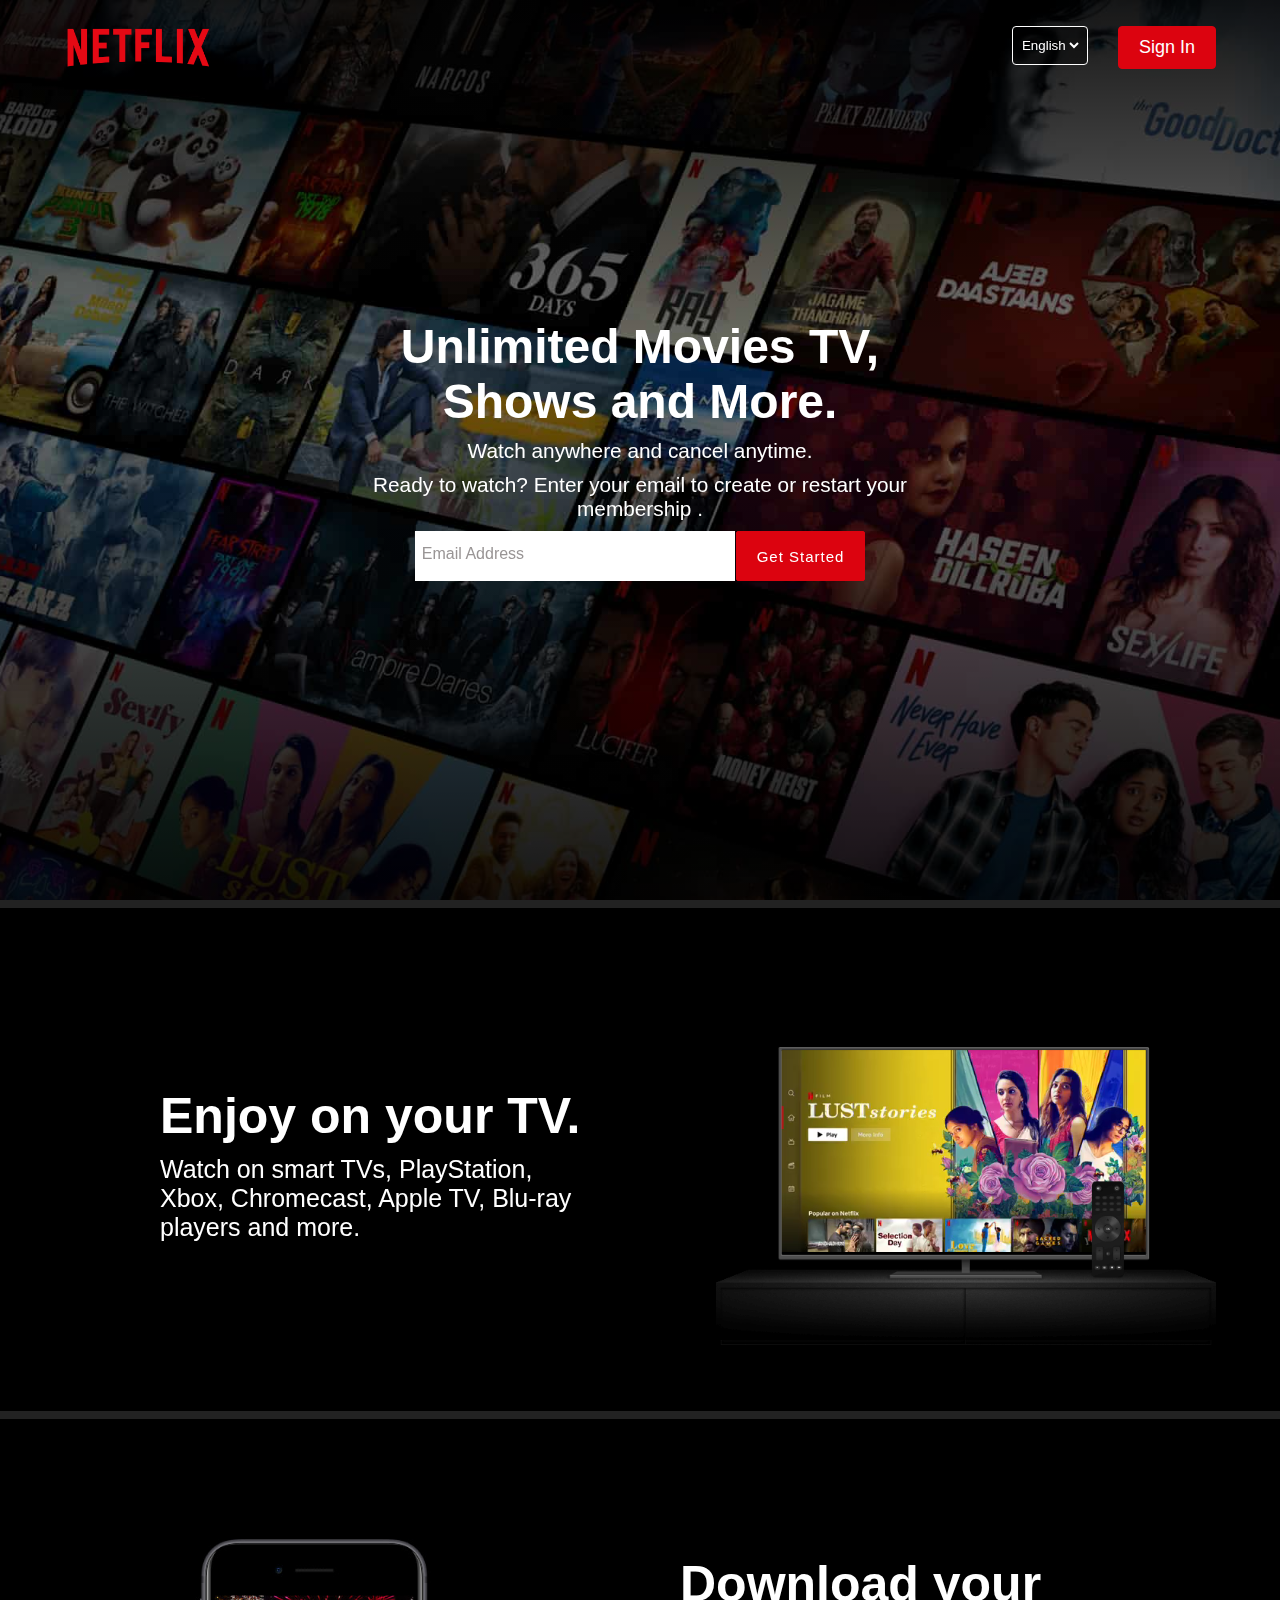
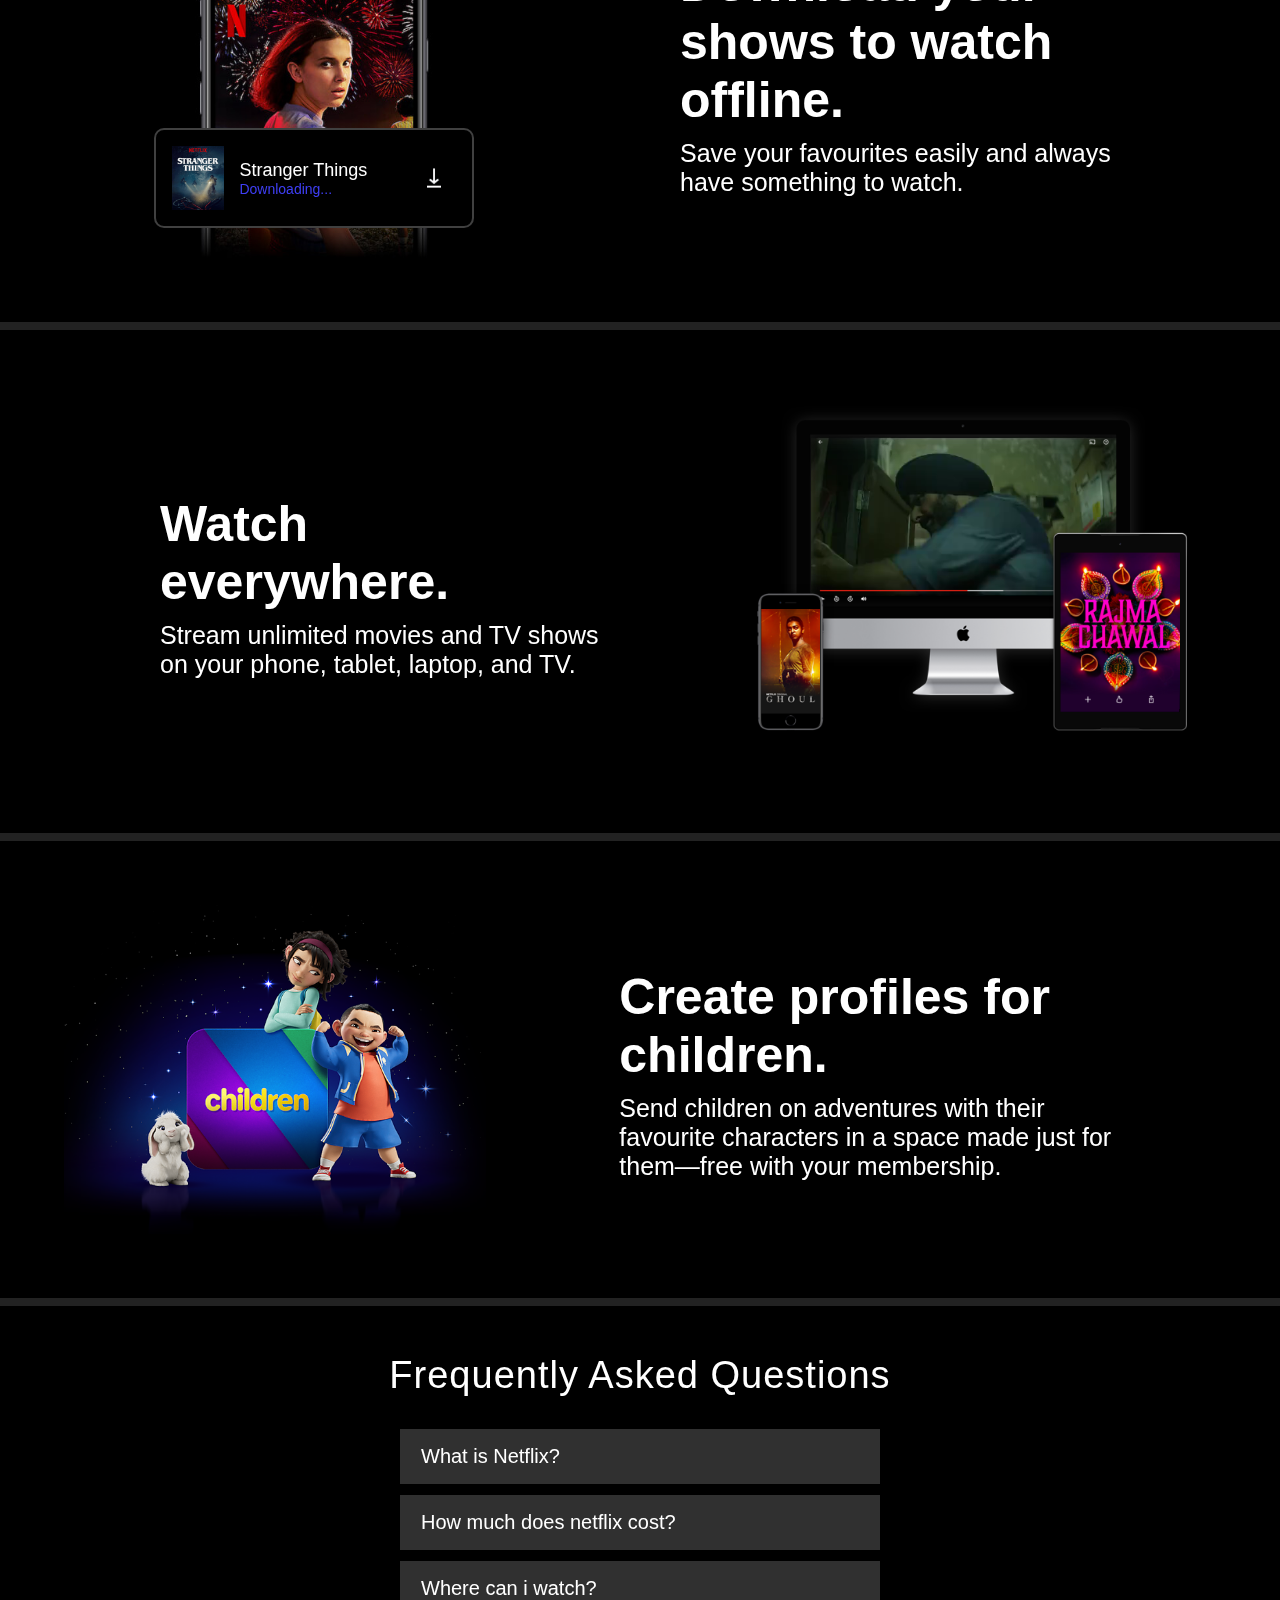
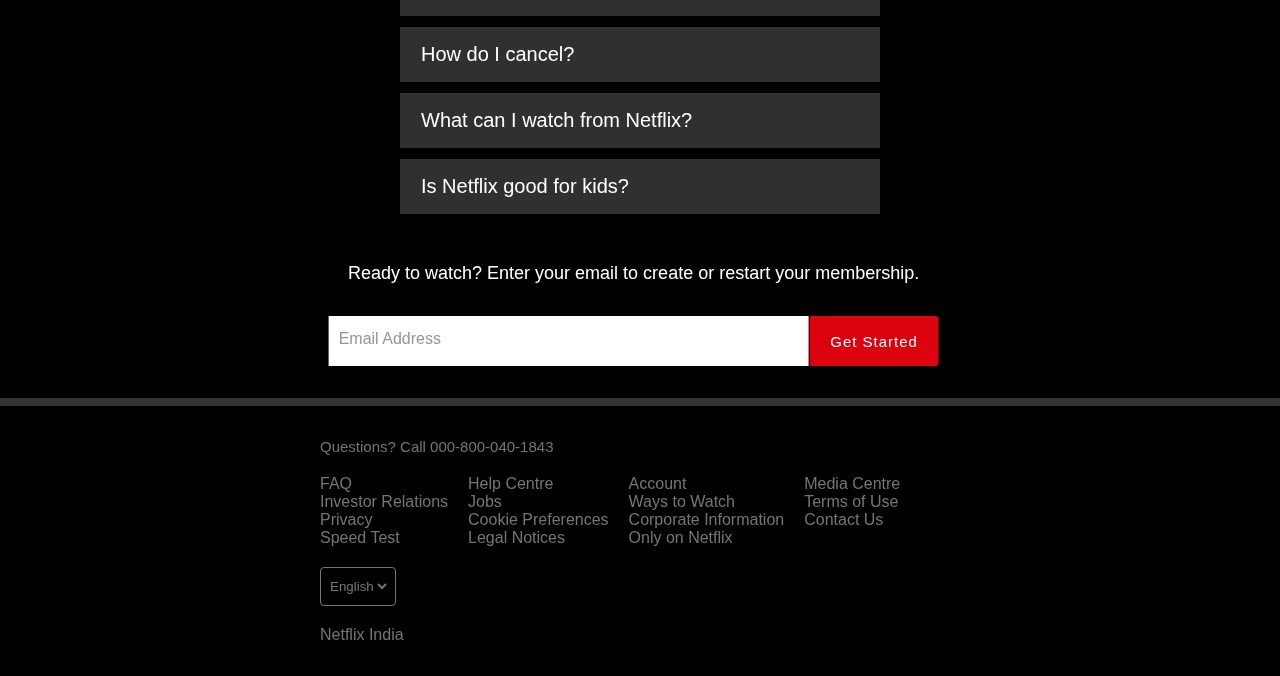
<file: Netflix Clone/index.html>
<html>
  <head>
    <meta name="description" content="Hello this is Clone of Netflix Homepage!." />
    <meta name="viewport" content="width=device-width, initial-scale=1.0" />
    <link rel="stylesheet" href="src/styles.css" />
    <title>Netflix India - Watch TV Shows Online, Watch Movies Online</title>
    <link
      rel="icon"
      href="src/netflix_PNG15.png"
    />
  </head>
  <body>
    <header>
      <nav class="navbar">
        <div class="navbar__brand">
          <img
            src="src/netflix-logo-0.png"
            alt="logo"
            class="brand__logo"
          />
        </div>

        <div class="navbar__nav__items">
          <div class="nav__item">
            <div class="dropdown__container">
              <i class="fas fa-globe"></i>
              <select
                name="languages"
                id="languagesSelect"
                class="language__drop__down"
              >
                <option value="english" selected style="color: black;">English</option>
                <option value="hindi" style="color: black;">हिन्दी</option>
              </select>
            </div>
          </div>

          <div class="auth-buttons">
            <button id="signin__button" class="signin__button">Sign In</button>
          </div>
        </div>
      </nav>
    </header>

    <main>
      <section class="hero">
        <div class="hero__bg__image__container">
          <img
            src="src/bg.jpg"
            class="hero__bg__image"
          />
        </div>
        <div class="hero__bg__overlay"></div>

        <div class="hero__card">
          <h1 class="hero__title">
            Unlimited Movies TV,<br />
            Shows and More.
          </h1>
          <p class="hero__subtitle">Watch anywhere and cancel anytime.</p>
          <p class="hero__description">
            Ready to watch? Enter your email to create or restart your
            membership .
          </p>

          <div class="email__form__container">
            <div class="form__container">
              <input type="email" class="email__input" placeholder=" " />
              <label class="email__label">Email Address</label>
            </div>
            <button class="primary__button">
              Get Started <i class="fal fa-chevron-right"></i>
            </button>
          </div>
        </div>
      </section>
      <section class="features__container">
        <!-- Feature 1 -->
        <div class="feature">
          <div class="feature__details">
            <h3 class="feature__title">Enjoy on your TV.</h3>
            <h5 class="feature__sub__title">
              Watch on smart TVs, PlayStation, Xbox, Chromecast, Apple TV,
              Blu-ray players and more.
            </h5>
          </div>
          <div class="feature__image__container">
            <img
              src="src/tv.png"
              alt="Feature image"
              class="feature__image"
            />
            <div class="feature__backgroud__video__container">
              <video
                autoplay=""
                loop=""
                muted=""
                class="feature__backgroud__video"
              >
                <source
                  src="src/video-tv-in-0819.m4v"
                  type="video/mp4"
                />
              </video>
            </div>
          </div>
        </div>
        <!-- Feature 2 -->
        <div class="feature">
          <div class="feature__details">
            <h3 class="feature__title">
              Download your shows to watch offline.
            </h3>
            <h5 class="feature__sub__title">
              Save your favourites easily and always have something to watch.
            </h5>
          </div>
          <div class="feature__image__container">
            <img
              src="src/mobile.jpg"
              alt="Feature image"
              class="feature__image"
            />
            <div class="feature__2__poster__container">
              <div class="poster__container">
                <img
                  src="src/boxshot.png"
                  alt="poster"
                  class="poster"
                />
              </div>
              <div class="poster__details">
                <h4>Stranger Things</h4>
                <h6>Downloading...</h6>
              </div>
              <div class="download__gif__container">
                <img
                  src="src/download-icon.gif"
                  alt="downloading gif"
                  class="gif"
                />
              </div>
            </div>
          </div>
        </div>
        <!-- Feature 3 -->
        <div class="feature">
          <div class="feature__details">
            <h3 class="feature__title">Watch everywhere.</h3>
            <h5 class="feature__sub__title">
              Stream unlimited movies and TV shows on your phone, tablet,
              laptop, and TV.
            </h5>
          </div>
          <div class="feature__image__container feature__3__image__container">
            <img
              src="src/device-pile-in.png"
              alt="Feature image"
              class="feature__image feature__3__image"
            />
            <div
              class="feature__backgroud__video__container feature__3__backgroud__video__container"
            >
              <video
                autoplay=""
                loop=""
                muted=""
                class="feature__backgroud__video feature__3__backgroud__video"
              >
                <source
                  src="src/video-devices-in.m4v"
                  type="video/mp4"
                />
              </video>
            </div>
          </div>
        </div>
        <!-- Feature 4 -->
        <div class="feature">
          <div class="feature__details">
            <h3 class="feature__title">Create profiles for children.</h3>
            <h5 class="feature__sub__title">
              Send children on adventures with their favourite characters in a
              space made just for them—free with your membership.
            </h5>
          </div>
          <div class="feature__image__container">
            <img
              src="src/kid.png"
              alt="Feature image"
              class="feature__image"
            />
          </div>
        </div>
      </section>
      <section class="FAQ__list__container">
        <h1 class="FAQ__heading">Frequently Asked Questions</h1>
        <div class="FAQ__list">
          <div class="FAQ__accordian">
            <button class="FAQ__title">
              What is Netflix?<i class="fal fa-plus"></i>
            </button>
            <div class="FAQ__visible">
              <p>
                Netflix is a streaming platform that provides a vast selection of acclaimed TV shows, movies, anime, documentaries, and more. It's accessible on numerous internet-connected devices.
              </p>
              <p>
                You can enjoy unlimited content without interruptions from ads, all for a single, affordable monthly subscription fee. There's a constant influx of fresh and exciting titles, with new TV shows and movies being introduced each week.
              </p>
            </div>
          </div>
          <div class="FAQ__accordian">
            <button class="FAQ__title">
              How much does netflix cost?<i class="fal fa-plus"></i>
            </button>
            <div class="FAQ__visible">
              <p>
                Watch Netflix on your smartphone, tablet, Smart TV, laptop, or
                streaming device, all for one fixed monthly fee. Subscription plans are available in a range from ₹199 to ₹799 per month, with no additional charges and no long-term contracts required.
              </p>
            </div>
          </div>
          <div class="FAQ__accordian">
            <button class="FAQ__title">
              Where can i watch?<i class="fal fa-plus"></i>
            </button>
            <div class="FAQ__visible">
              <p>
                Watch anywhere, anytime, on an unlimited number of devices. Sign
                in with your Netflix account to watch instantly on the web at
                netflix.com from your personal computer or on any
                internet-connected device that offers the Netflix app, including
                smart TVs, smartphones, tablets, streaming media players and
                game consoles.
              </p>
              <p>
                You can also save your preferred shows for offline viewing using the iOS, Android, or Windows 10 application. Download your favorites to watch while you're on the move, even without an internet connection, and enjoy Netflix wherever you happen to be.
              </p>
            </div>
          </div>
          <div class="FAQ__accordian">
            <button class="FAQ__title">
              How do I cancel?<i class="fal fa-plus"></i>
            </button>
            <div class="FAQ__visible">
              <p>
                Netflix is flexible. There are no annoying contracts and no
                commitments. You can easily cancel your account online in two
                clicks. There are no cancellation fees – start or stop your
                account anytime.
              </p>
            </div>
          </div>
          <div class="FAQ__accordian">
            <button class="FAQ__title">
              What can I watch from Netflix?<i class="fal fa-plus"></i>
            </button>
            <div class="FAQ__visible">
              <p>
                Netflix has an extensive library of feature films,
                documentaries, TV shows, anime, award-winning Netflix originals,
                and more. Watch as much as you want, anytime you want.
              </p>
            </div>
          </div>
          <div class="FAQ__accordian">
            <button class="FAQ__title">
              Is Netflix good for kids?<i class="fal fa-plus"></i>
            </button>
            <div class="FAQ__visible">
              <p>
                The Netflix Kids experience is included in your membership to
                give parents control while kids enjoy family-friendly TV shows
                and films in their own space.
              </p>
              <p>
                Kids profiles come with PIN-protected parental controls that let
                you restrict the maturity rating of content kids can watch and
                block specific titles you don’t want kids to see.
              </p>
            </div>
          </div>
        </div>
        <div class="FAQ__get__started__email">
          <h3>
            Ready to watch? Enter your email to create or restart your
            membership.
          </h3>
          <div class="email__form__container">
            <div class="form__container">
              <input type="email" class="email__input" placeholder=" " />
              <label class="email__label">Email Address</label>
            </div>
            <button class="primary__button">
              Get Started <i class="fal fa-chevron-right"></i>
            </button>
          </div>
        </div>
      </section>
    </main>

    <footer>
      <div class="footer__row__1">
        <h4>Questions? Call 000-800-040-1843</h4>
      </div>
      <div class="footer__row__2">
        <div class="column__1">
          <p>FAQ</p>
          <p>Investor Relations</p>
          <p>Privacy</p>
          <p>Speed Test</p>
        </div>
        <div class="column__2">
          <p>Help Centre</p>
          <p>Jobs</p>
          <p>Cookie Preferences</p>
          <p>Legal Notices</p>
        </div>
        <div class="column__3">
          <p>Account</p>
          <p>Ways to Watch</p>
          <p>Corporate Information</p>
          <p>Only on Netflix</p>
        </div>
        <div class="column__4">
          <p>Media Centre</p>
          <p>Terms of Use</p>
          <p>Contact Us</p>
        </div>
      </div>
      <div class="footer__row__3">
        <div class="dropdown__container">
          <i class="fas fa-globe"></i>
          <select
            name="languages"
            id="languagesSelect"
            class="language__drop__down"
          >
            <option value="english" selected>English</option>
            <option value="hindi">हिन्दी</option>
          </select>
        </div>
      </div>
      <div class="footer__row__4">
        <p>Netflix India</p>
      </div>
    </footer>
  </body>
  <script src="src/index.js"></script>
</html>
</file>
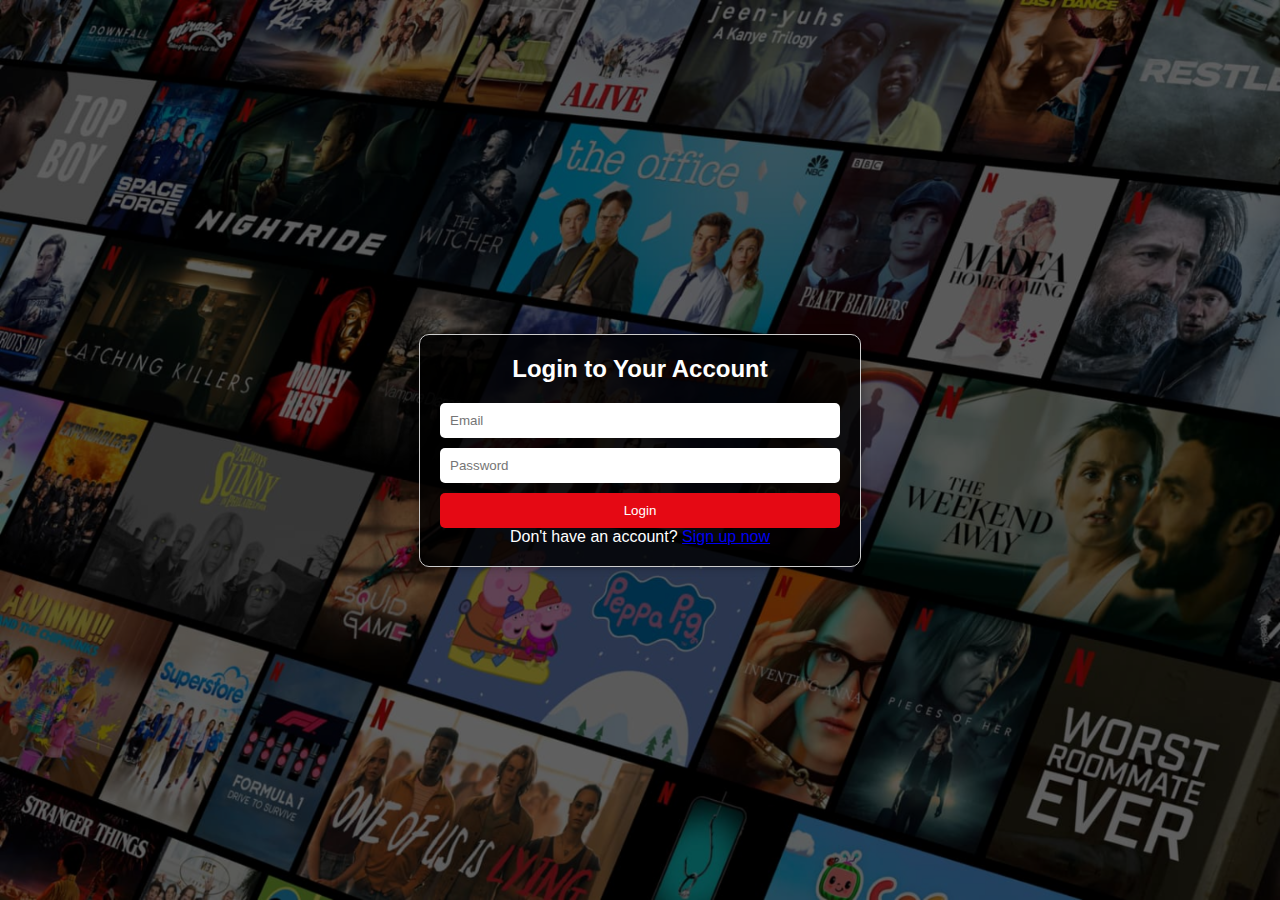
<file: Netflix Clone/login.html>
<!DOCTYPE html>
<html lang="en">
<head>
    <head>
    <meta name="description" content="Hello this is my first web page!." />
    <meta name="viewport" content="width=device-width, initial-scale=1.0" />
    <link rel="stylesheet" href="src/login.css" />
</head>
<body class="login-page">
    <div class="login-container">
        <h1>Login to Your Account</h1>
        <form>
            <input type="email" placeholder="Email" required>
            <input type="password" placeholder="Password" required>
            <button type="submit">Login</button>
        </form>
        <p>Don't have an account? <a href="signup.html">Sign up now</a></p>
    </div>
</body>
</html>
</file>
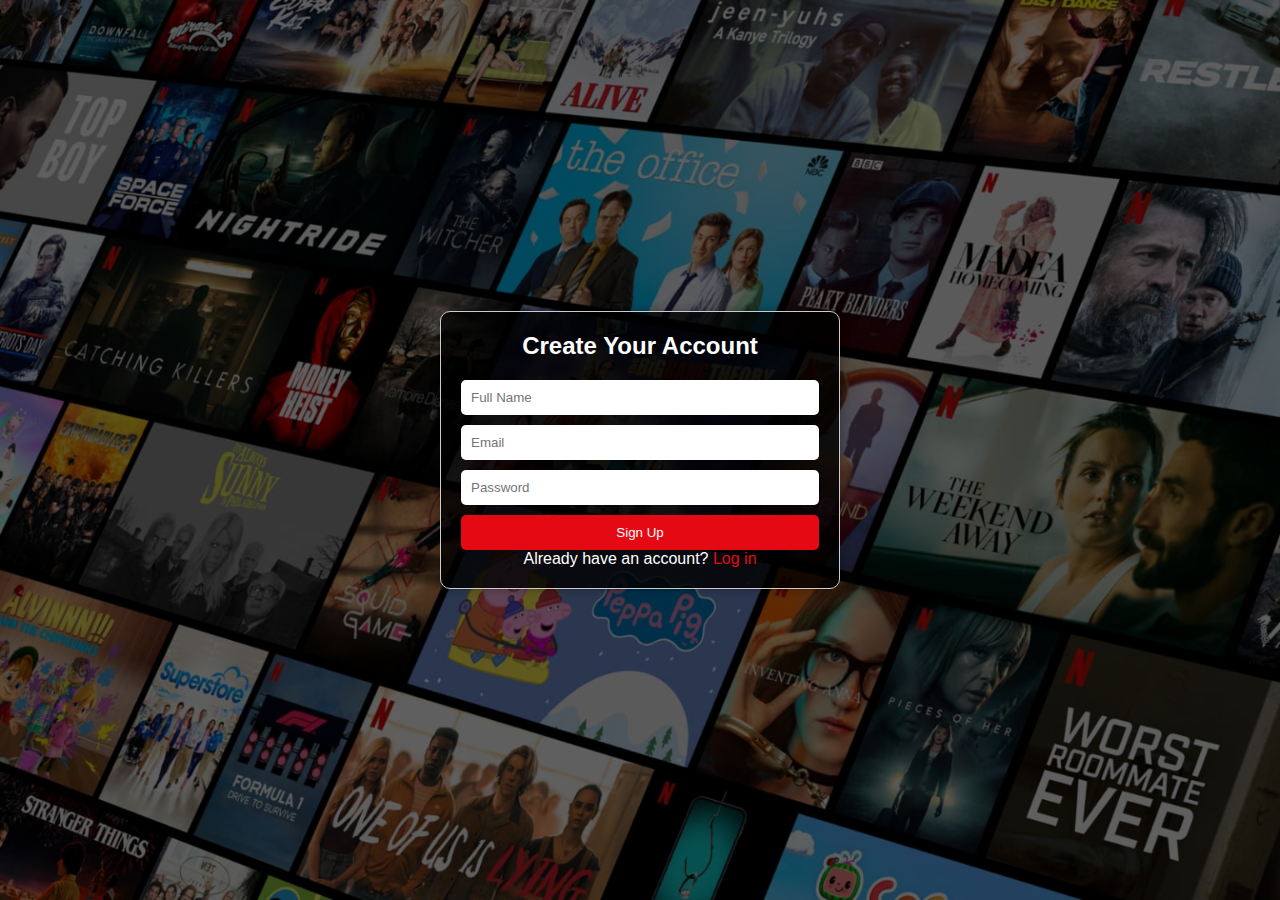
<file: Netflix Clone/signup.html>
<!DOCTYPE html>
<html lang="en">
<head>
    <meta charset="UTF-8">
    <meta name="viewport" content="width=device-width, initial-scale=1.0">
    <title>Sign Up - Netflix Clone</title>
    <link rel="stylesheet" href="src/styles.css">
    <link rel="stylesheet" href="src/login.css">
</head>
<body class="signup-page">
    <div class="signup-container">
        <h1>Create Your Account</h1>
        <form>
            <input type="text" placeholder="Full Name" required>
            <input type="email" placeholder="Email" required>
            <input type="password" placeholder="Password" required>
            <button type="submit">Sign Up</button>
        </form>
        <p>Already have an account? <a href="login.html">Log in</a></p>
    </div>
</body>
</html>
</file>
<file: Netflix Clone/src/styles.css>
* {
  margin: 0;
  padding: 0;
  box-sizing: border-box;
}

body {
  background-color: black;
  color: white;
  font-family: "Poppins", sans-serif;
}

.navbar {
  position: absolute;
  top: 0;
  width: 100%;
  display: flex;
  justify-content: space-between;
  padding: 3% 5%;
  z-index: 10;
}

.navbar__brand {
  width: 100px;
  height: 100%;
}

.brand__logo {
  width: 100%;
  height: 100%;
}

.language__drop__down {
  background: transparent;
  border: none;
  color: white;
}

.language__drop__down:focus {
  outline: none;
}

.language__drop__down option {
  background-color: rgb(255, 255, 255);
}

.dropdown__container {
  border: 1px solid white;
  padding: 0.4rem;
  border-radius: 4px;
  background: rgba(0, 0, 0, 0.4);
}

.signin__button {
  background-color: #dc030f;
  border: 1px solid #dc030f;
  color: white;
  padding: 0.25rem 0.5rem;
  border-radius: 4px;
}
.signin__button:hover{
  background-color: #ba0710;
  color: #fff;
  cursor: pointer;
}

.navbar__nav__items {
  display: flex;
  gap: 10px;
}

.hero__bg__image__container {
  width: 100%;
  height: 80vh;
}

.hero__bg__image {
  width: 100%;
  height: 100%;
  object-fit: cover;
}

.hero__bg__overlay {
  position: absolute;
  inset: 0;
  width: 100%;
  height: 80vh;
  background: rgba(0, 0, 0, 0.4);
  background-image: linear-gradient(
    to top,
    rgba(0, 0, 0, 0.8) 0,
    rgba(0, 0, 0, 0) 60%,
    rgba(0, 0, 0, 0.8) 100%
  );
}

.hero__card {
  position: absolute;
  top: 20%;
  text-align: center;
  display: flex;
  flex-direction: column;
  gap: 10px;
}

.hero__title {
  font-weight: 600;
  font-size: 2rem;
}

.hero__subtitle,
.hero__description {
  font-weight: 400;
  font-size: 1rem;
}

.hero__description {
  margin: 0 50px;
}

.email__input {
  border: none;
  background: transparent;
  width: 100%;
  height: 100%;
  padding-left: 7px;
}
.email__label {
  color: black;
  position: absolute;
  top: 28%;
  left: 2%;
  color: rgb(153, 149, 149);
  transition: 0.5s;
}

.email__form__container {
  display: flex;
  flex-direction: column;
  justify-content: center;
  align-items: center;
  gap: 15px;
}

.form__container {
  background-color: white;
  width: 90%;
  height: 50px;
  position: relative;
}

.email__input:focus + .email__label {
  top: 0.2rem;
  font-size: 10px;
}

.email__input:not(:placeholder-shown).email__input:not(:focus) + .email__label {
  top: 0.2rem;
  font-size: 10px;
}

.email__input:focus-visible {
  outline: none;
}

.primary__button {
  background-color: #dc030f;
  border: 1px solid #dc030f;
  color: white;
  padding: 0.8rem 1.2rem;
  border-radius: 2px;
  font-size: 15px;
  letter-spacing: 1px;
}
.primary__button:hover{
  background-color: #ba0710;
  color: #fff;
  cursor: pointer;
}

.feature {
  border-top: 8px solid #222;
  padding: 2rem 1rem;
}

.feature__details {
  text-align: center;
}

.feature__title {
  font-size: 25px;
  font-weight: 600;
  margin: 10px 0;
}

.feature__sub__title {
  font-size: 15px;
  font-weight: 400;
}

.feature__image__container {
  width: 100%;
  position: relative;
}
.feature__image {
  width: 100%;
}

.feature__backgroud__video__container {
  position: absolute;
  width: 100%;
  top: 20%;
  left: 13%;
  height: 100%;
  max-width: 73%;
  max-height: 54%;
  z-index: -2;
}

.feature__backgroud__video {
  width: 100%;
}

.feature__2__poster__container {
  position: absolute;
  bottom: 8%;
  left: 50%;
  transform: translateX(-50%);
  width: 100%;
  max-width: 16em;
  display: flex;
  align-items: center;
  background-color: black;
  border: 2px solid rgba(255, 255, 255, 0.25);
  border-radius: 10px;
  height: 60px;
  padding: 0.25rem 0.6rem;
  gap: 15px;
}

.poster__container {
  width: 20%;
}

.poster {
  width: 100%;
  height: 100%;
}
.poster__details {
  width: 60%;
}
.poster__details > h4 {
  font-size: 13px;
  font-weight: 500;
}
.poster__details > h6 {
  font-size: 12px;
  font-weight: 400;
  color: rgb(63, 63, 246);
}

.download__gif__container {
  width: 20%;
  height: 100%;
}
.gif {
  width: 100%;
  height: 100%;
}

.feature__3__backgroud__video__container {
  max-width: 63%;
  max-height: 47%;
  z-index: -2;
  top: 9%;
  left: 19%;
}

.FAQ__accordian {
  width: 100%;
}
.FAQ__title {
  width: 100%;
  display: flex;
  justify-content: space-between;
  padding: 15px 20px;
  font-size: 18px;
  background-color: #303030;
  border: 1px solid #303030;
  color: white;
}

.FAQ__visible {
  background-color: #303030;
  border-top: 1px solid black;
  max-height: 0;
  overflow: hidden;
  transition: max-height 0.5s ease-in-out;
}

.FAQ__visible > p {
  margin: 1rem;
}
.FAQ__list__container {
  border-top: 8px solid #222;
  padding: 2rem 0;
}
.FAQ__heading {
  font-size: 20px;
  text-align: center;
  font-weight: 600;
  margin: 1rem 3rem;
}

.FAQ__list {
  display: flex;
  flex-direction: column;
  justify-content: center;
  align-items: center;
  gap: 10px;
}

.FAQ__get__started__email {
  text-align: center;
}

.FAQ__get__started__email > h3 {
  font-size: 18px;
  font-weight: 400;
  margin: 2rem 0;
}

footer {
  border-top: 8px solid #333;
  padding: 2rem 1rem;
  color: #757575;
  display: flex;
  flex-direction: column;
  gap: 20px;
}

.footer__row__2 {
  display: flex;
  flex-wrap: wrap;
  justify-content: space-around;
  gap: 20px;
}

.footer__row__1 > h4 {
  font-size: 15px;
  font-weight: 500;
}

.footer__row__3 > .dropdown__container {
  width: fit-content;
  border: 1px solid #757575;
  color: #757575;
}

.footer__row__3 > .dropdown__container > .language__drop__down {
  color: #757575;
}

@media (min-width: 768px) {
  .hero__bg__image__container {
    height: 100vh;
  }

  .hero__bg__overlay {
    height: 100vh;
  }
  .hero__card {
    top: 40%;
    left: 30%;
    transform: translate(-20%, -20%);
  }
  .hero__title {
    font-size: 3rem;
  }
  .hero__subtitle,
  .hero__description {
    font-size: 1.3rem;
  }

  .feature {
    padding: 4rem;
  }

  .feature__title {
    font-size: 35px;
  }

  .feature__sub__title {
    font-size: 20px;
  }
  .feature__2__poster__container {
    max-width: 26em;
    height: 85px;
  }
  .poster__container {
    width: 15%;
  }
  .download__gif__container {
    width: 3rem;
    height: 3rem;
  }

  .poster__details > h4 {
    font-size: 18px;
  }
  .poster__details > h6 {
    font-size: 14px;
  }
  .FAQ__title {
    font-size: 20px;
  }
  .FAQ__heading {
    font-size: 38px;
    font-weight: 500;
    letter-spacing: 1px;
  }
  .FAQ__list {
    padding: 1rem 5rem;
  }
  .FAQ__get__started__email {
    width: 75%;
    display: flex;
    flex-direction: column;
    justify-content: center;
    transform: translateX(15%);
  }
}

@media (min-width: 1024px) {
  .navbar {
    padding: 2% 5%;
  }

  .navbar__brand {
    width: 150px;
  }

  .signin__button {
    padding: 10px 20px;
    font-size: 18px;
  }
  .dropdown__container {
    padding: 10px 5px;
  }

  .navbar__nav__items {
    gap: 30px;
  }

  .hero__card {
    top: 50%;
    left: 50%;
    transform: translate(-50%, -50%);
  }

  .form__container {
    width: 50%;
  }
  .email__form__container {
    flex-direction: row;
    align-items: center;
    gap: 1px;
  }
  .primary__button {
    height: 50px;
  }

  .feature {
    display: flex;
    align-items: center;
    justify-content: space-between;
    gap: 20px;
  }

  .feature__details {
    text-align: left;
    padding: 0 6rem;
  }

  .feature__title {
    font-size: 50px;
  }

  .feature__sub__title {
    font-size: 25px;
  }

  .feature__image__container {
    max-width: 500px;
  }

  .feature:nth-child(even) {
    flex-direction: row-reverse;
  }

  .feature__2__poster__container {
    max-width: 20em;
    height: 100px;
    padding: 1rem;
  }
  .poster__container {
    width: 20%;
  }
  .FAQ__list {
    padding: 1rem 25rem;
  }
  .FAQ__get__started__email {
    transform: translateX(16%);
  }
  footer {
    padding: 2rem 20rem;
    justify-content: flex-start;
    text-align: left;
    align-items: flex-start;
  }

  .footer__row__2 {
    justify-content: space-between;
    align-items: flex-start;
    flex-wrap: nowrap;
  }

  .footer__row__1,
  .footer__row__3,
  .footer__row__4 {
    align-self: flex-start;
  }
}

@media (min-width: 1254px) {
}
</file>
<file: Netflix Clone/src/login.css>
body, h1, h2, h3, p {
    margin: 0;
    padding: 0;
}
body {
    font-family: Arial, sans-serif;
    background-image: url('netflix-background.png');
    background-size: cover;
    color: #fff;
    margin: 0;
    padding: 0;
    position: relative;
}
body::after {
    content: "";
    position: absolute;
    top: 0;
    left: 0;
    width: 100%;
    height: 100%;
    background-color: rgba(0, 0, 0, 0.5);
    z-index: -1;
}

.container {
    max-width: 1200px;
    margin: 0 auto;
    padding: 0 20px;
}
.login-page,
.signup-page{
    display: flex;
    justify-content: center;
    align-items: center;
    height: 100vh;
    margin: 0;
  }
.login-container,
.signup-container {
    text-align: center;
    padding: 20px;
    border: 1px solid #ccc;
    border-radius: 5px;
    background-color: #fff;
    box-shadow: 0 0 10px rgba(0, 0, 0, 0.1);
    max-width: 400px;
    width: 100%;
}
  
.login-container,
.signup-container {
    max-width: 400px;
    margin: 0 auto;
    padding: 20px;
    text-align: center;
    background-color: rgba(0, 0, 0, 0.8);
    border-radius: 10px;
    box-shadow: 0 0 10px rgba(0, 0, 0, 0.3);
    color: #fff;
}

.login-container h1,
.signup-container h1 {
    font-size: 1.5em;
    margin-bottom: 20px;
}

.login-container form,
.signup-container form {
    display: flex;
    flex-direction: column;
    gap: 10px;
}

.login-container input,
.signup-container input {
    padding: 10px;
    border: none;
    border-radius: 5px;
}

.login-container button,
.signup-container button {
    background-color: #e50914;
    color: #fff;
    padding: 10px;
    border: none;
    border-radius: 5px;
    cursor: pointer;
}
.login-container

.login-container a,
.signup-container a {
    text-decoration: none;
    color: #e50914;
}
</file>
